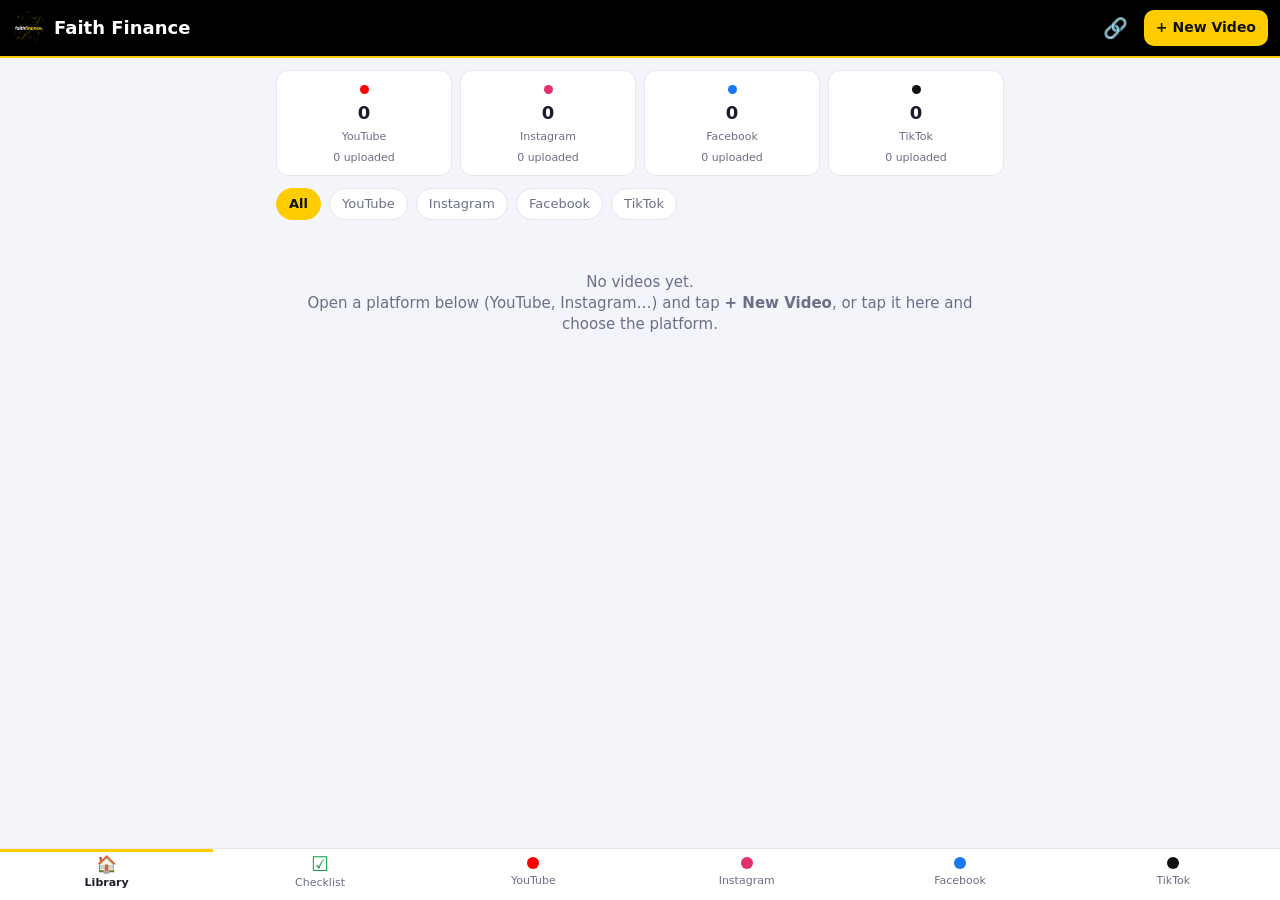
<file: app/src/main/assets/index.html>
<!doctype html>
<html lang="en">
<head>
  <meta charset="utf-8">
  <meta name="viewport" content="width=device-width, initial-scale=1, viewport-fit=cover">
  <title>Faith Finance</title>
  <link rel="stylesheet" href="style.css">
</head>
<body>
  <header class="topbar">
    <button id="backBtn" class="icon-btn hidden" aria-label="Back">&#8592;</button>
    <img class="brand" src="logo.png" alt="Faith Finance logo">
    <h1 id="pageTitle">Faith Finance</h1>
    <button id="accountsBtn" class="icon-btn acct" aria-label="Connected accounts" title="Connected accounts">&#128279;</button>
    <button id="newBtn" class="primary small">+ New Video</button>
  </header>

  <main id="view"></main>

  <nav class="bottomnav" id="nav">
    <button data-tab="library" class="active"><span class="nav-ico">&#127968;</span>Library</button>
    <button data-tab="checklist" class="nav-check"><span class="nav-ico check-ico">&#9745;</span>Checklist</button>
    <button data-tab="youtube"><span class="dot youtube"></span>YouTube</button>
    <button data-tab="instagram"><span class="dot instagram"></span>Instagram</button>
    <button data-tab="facebook"><span class="dot facebook"></span>Facebook</button>
    <button data-tab="tiktok"><span class="dot tiktok"></span>TikTok</button>
  </nav>

  <div id="modal" class="modal hidden">
    <div class="sheet">
      <h2 id="newHeading">New video</h2>
      <p class="hint">This video stays only in the platform you choose. It also appears in the Checklist automatically.</p>
      <div class="plat-label">Platform</div>
      <div id="platformPick" class="platform-pick"></div>
      <div id="draftMedia"></div>
      <label id="newTitleLabel">Title<input id="newTitle" maxlength="300" placeholder="Video title"></label>
      <label>Description<textarea id="newDesc" rows="3" placeholder="Description"></textarea></label>
      <label>Hashtags<input id="newTags" placeholder="#finance #money"></label>
      <div class="row end">
        <button id="cancelNew" class="ghost">Cancel</button>
        <button id="createNew" class="primary">Create</button>
      </div>
    </div>
  </div>

  <div id="formModal" class="modal hidden">
    <div class="sheet" id="formSheet"></div>
  </div>

  <div id="toast" class="toast hidden"></div>

  <script src="app.js"></script>
</body>
</html>
</file>
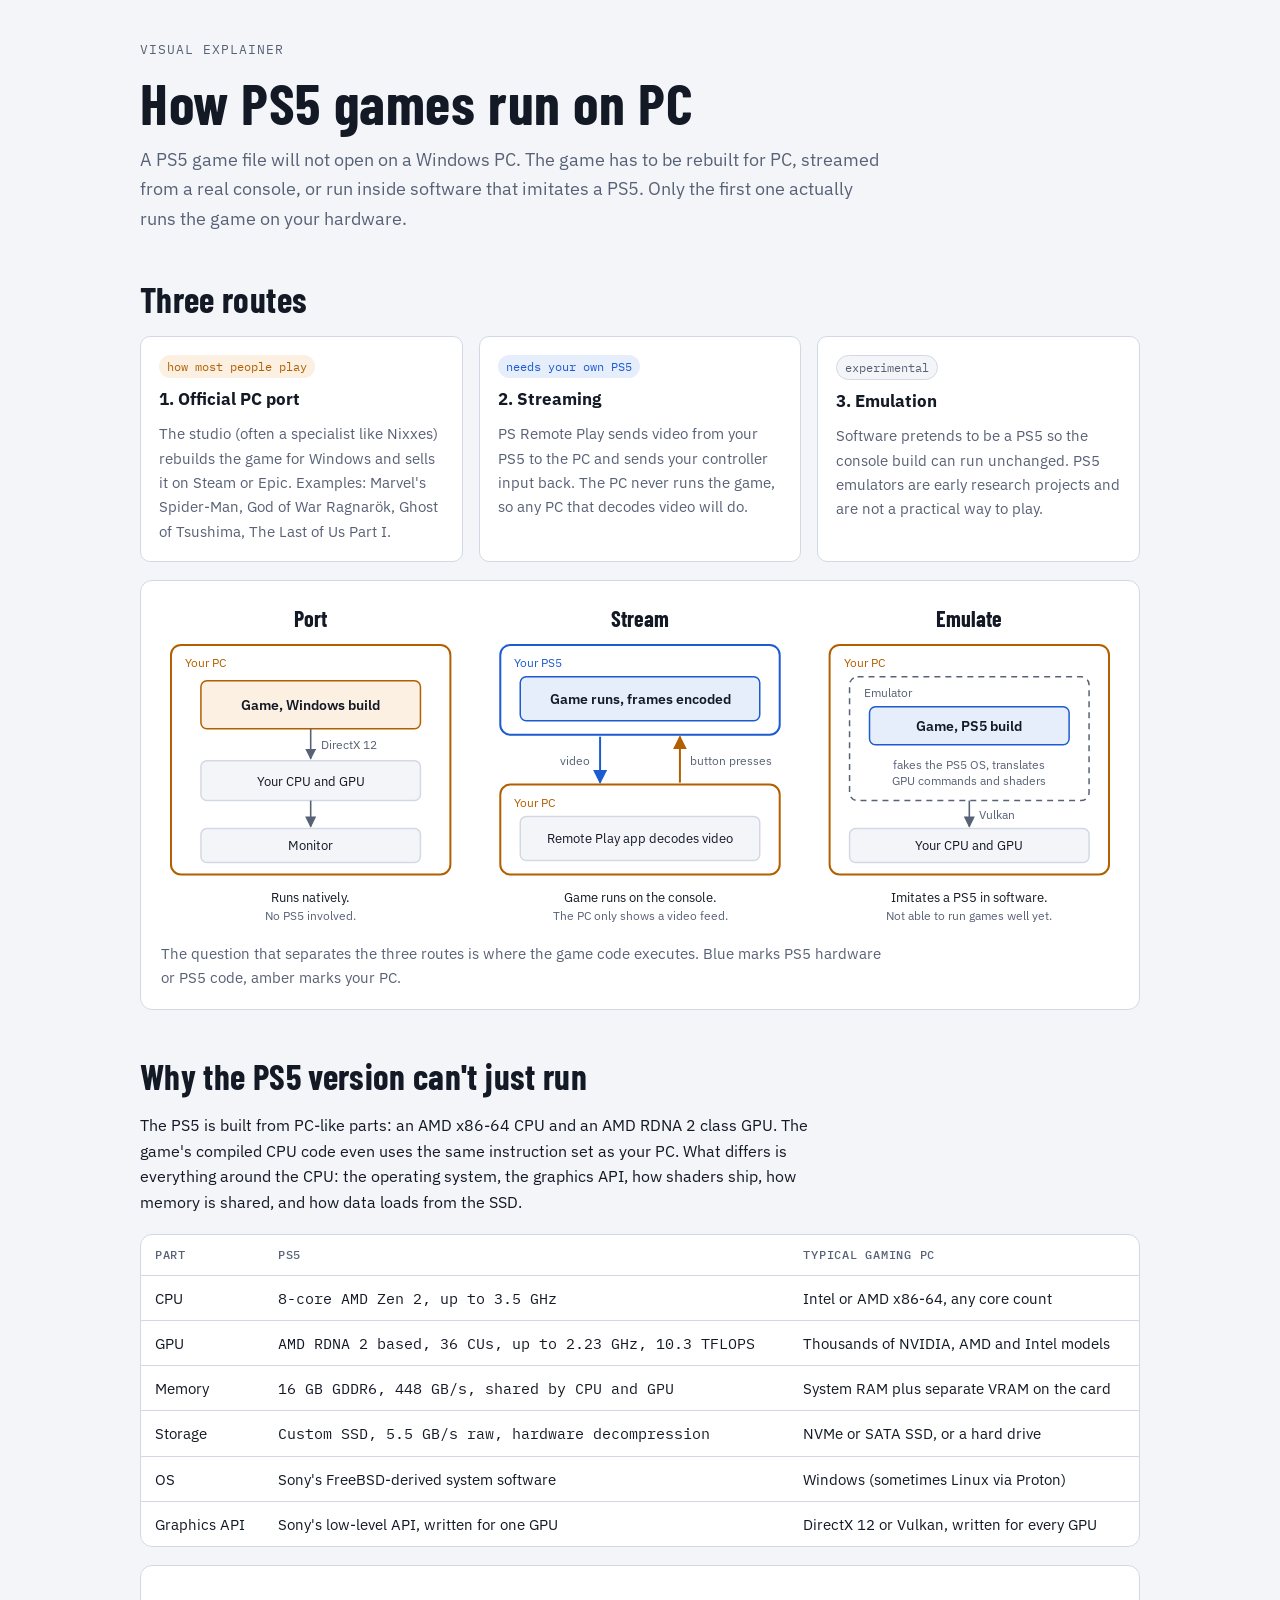
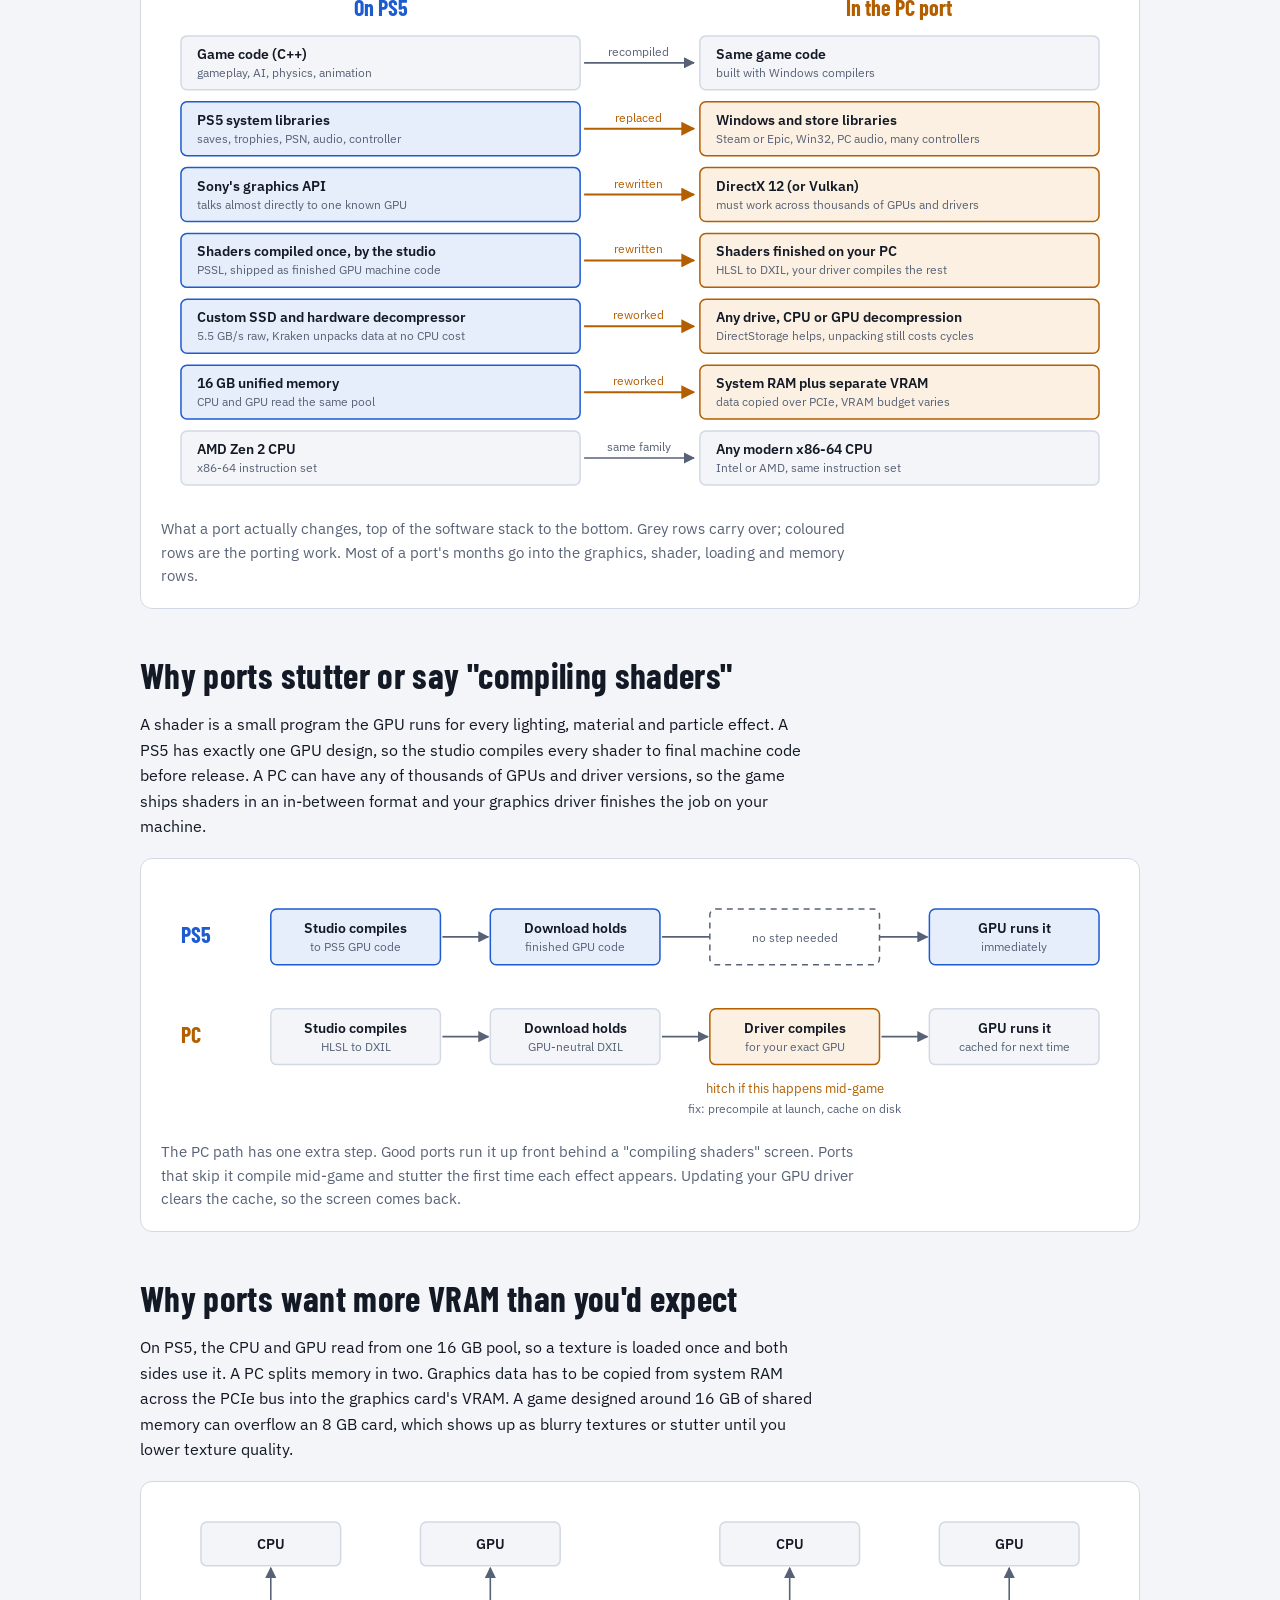
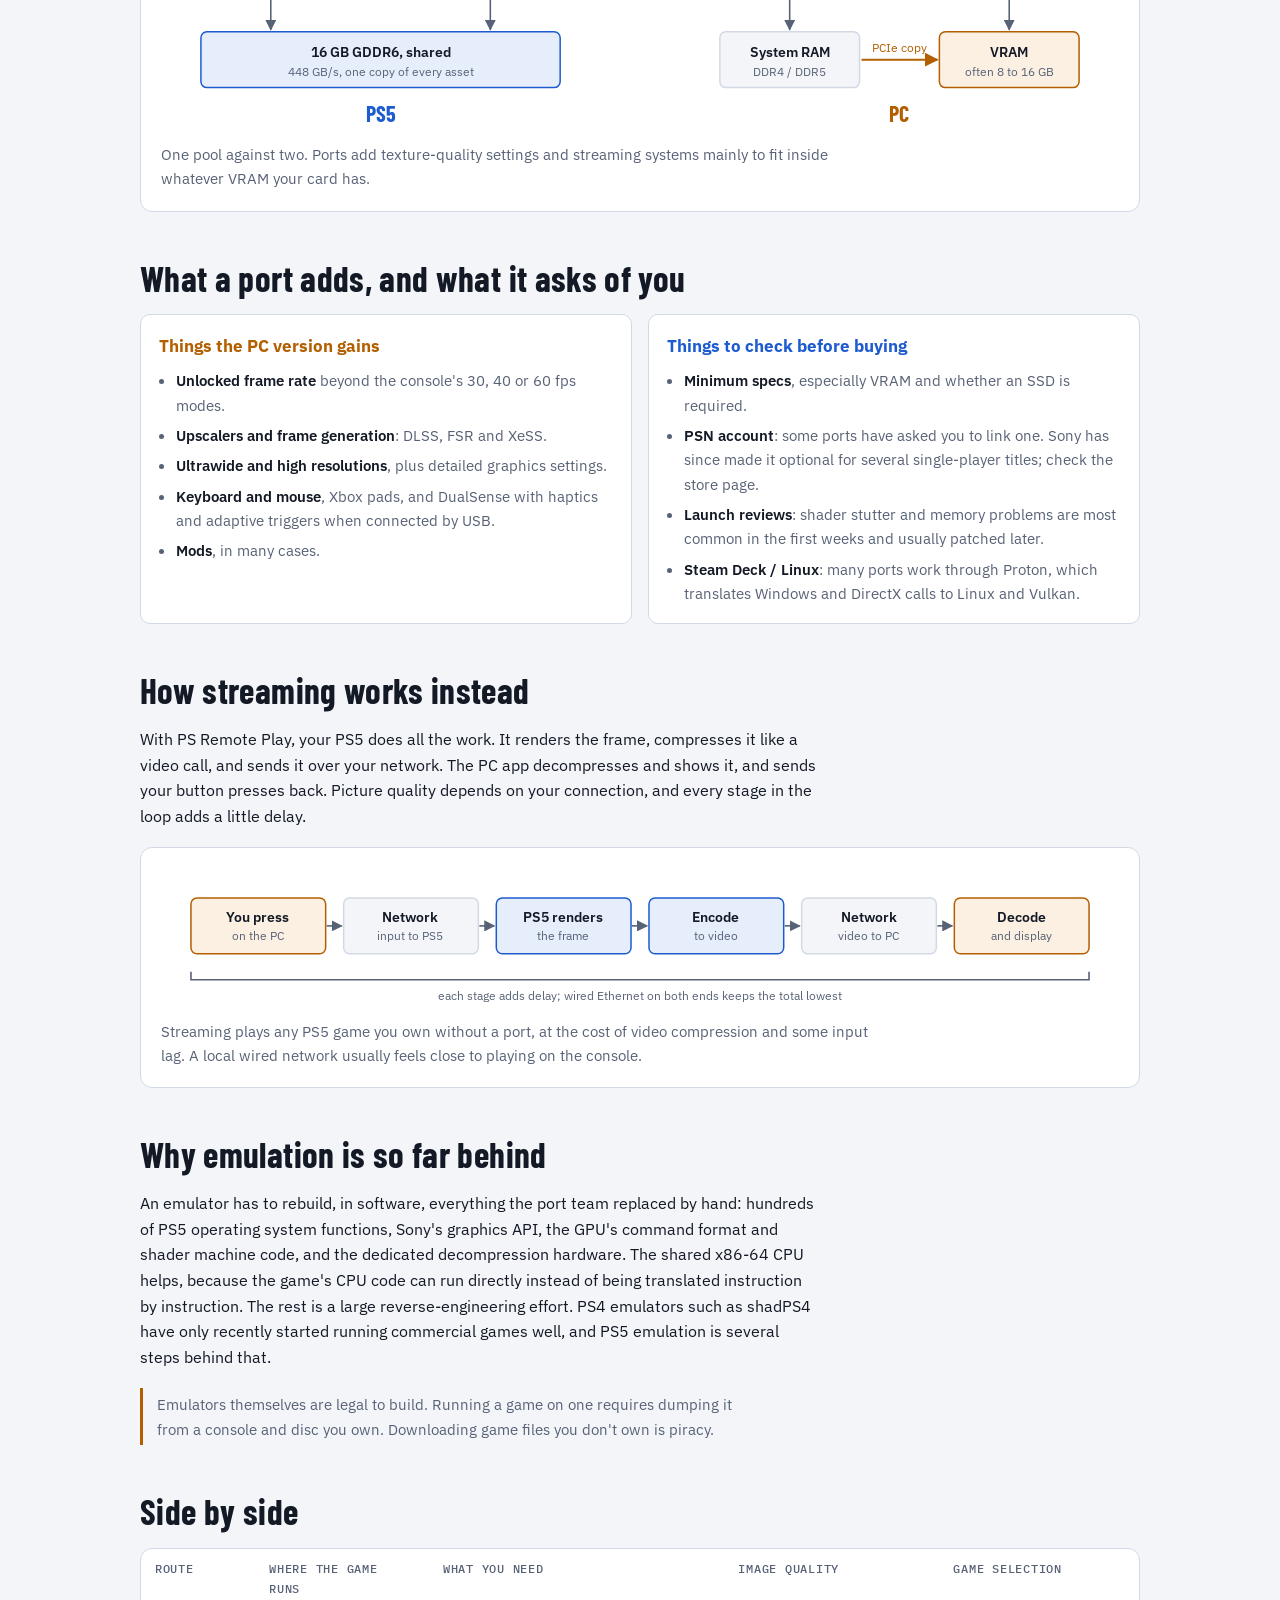
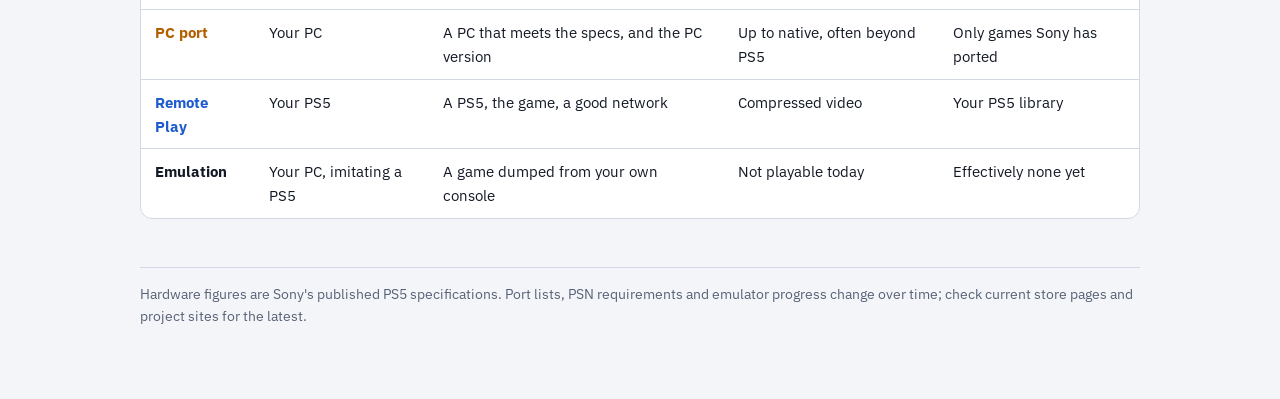
<file: visuals/ps5-games-on-pc.html>
<!DOCTYPE html>
<html lang="en">
<head>
<meta charset="utf-8">
<meta name="viewport" content="width=device-width, initial-scale=1">
<title>How PS5 Games Run on PC</title>
<link rel="preconnect" href="https://fonts.googleapis.com">
<link rel="preconnect" href="https://fonts.gstatic.com" crossorigin>
<link href="https://fonts.googleapis.com/css2?family=Barlow+Condensed:wght@600;700&family=IBM+Plex+Sans:wght@400;500;600&family=IBM+Plex+Mono:wght@400;500&display=swap" rel="stylesheet">
<style>
/* Layout idea: a technical field guide. Console side is blue, PC side is amber, everywhere. */
:root {
  --bg: #f3f5f9;
  --surface: #ffffff;
  --ink: #131925;
  --muted: #586276;
  --line: #d3d9e4;
  --ps: #1d5bd0;
  --ps-tint: #e6eefc;
  --pc: #b35f00;
  --pc-tint: #fbf0e2;
  --font-display: "Barlow Condensed", "Arial Narrow", sans-serif;
  --font-body: "IBM Plex Sans", "Segoe UI", system-ui, sans-serif;
  --font-mono: "IBM Plex Mono", ui-monospace, monospace;
  color-scheme: light;
}
@media (prefers-color-scheme: dark) {
  :root:not([data-theme="light"]) {
    --bg: #0d1118; --surface: #151b26; --ink: #e6eaf1; --muted: #97a1b4; --line: #2a3343;
    --ps: #78a3ff; --ps-tint: #17233d; --pc: #f2a94a; --pc-tint: #2c2112;
    color-scheme: dark;
  }
}
:root[data-theme="dark"] {
  --bg: #0d1118; --surface: #151b26; --ink: #e6eaf1; --muted: #97a1b4; --line: #2a3343;
  --ps: #78a3ff; --ps-tint: #17233d; --pc: #f2a94a; --pc-tint: #2c2112;
  color-scheme: dark;
}

* { box-sizing: border-box; }
html { -webkit-text-size-adjust: 100%; }
body {
  margin: 0; background: var(--bg); color: var(--ink);
  font: 16px/1.6 var(--font-body);
}
main { max-width: 1040px; margin: 0 auto; padding: 40px 20px 72px; display: grid; gap: 48px; }
header { display: grid; gap: 12px; }
h1, h2 { font-family: var(--font-display); font-weight: 700; letter-spacing: .01em; text-wrap: balance; margin: 0; line-height: 1.05; }
h1 { font-size: clamp(2.4rem, 6vw, 3.6rem); }
h2 { font-size: clamp(1.7rem, 3.6vw, 2.2rem); }
h3 { margin: 0; font-size: 1.05rem; }
p { margin: 0; max-width: 68ch; }
.lede { font-size: 1.15rem; color: var(--muted); }
.kicker { font-family: var(--font-mono); font-size: .8rem; color: var(--muted); text-transform: uppercase; letter-spacing: .08em; }
section { display: grid; gap: 18px; }
.ps { color: var(--ps); } .pc { color: var(--pc); }

.routes { display: grid; grid-template-columns: repeat(3, 1fr); gap: 16px; }
.route { background: var(--surface); border: 1px solid var(--line); border-radius: 10px; padding: 18px; display: grid; gap: 8px; align-content: start; }
.route .tag { font-family: var(--font-mono); font-size: .75rem; padding: 2px 8px; border-radius: 99px; justify-self: start; }
.tag.good { background: var(--pc-tint); color: var(--pc); }
.tag.ok { background: var(--ps-tint); color: var(--ps); }
.tag.no { background: var(--bg); color: var(--muted); border: 1px solid var(--line); }
.route p { font-size: .95rem; color: var(--muted); }

figure { margin: 0; background: var(--surface); border: 1px solid var(--line); border-radius: 12px; padding: 20px; display: grid; gap: 12px; }
.svgwrap { overflow-x: auto; }
figure svg { display: block; width: 100%; min-width: 640px; height: auto; color: var(--ink); font-family: var(--font-body); }
figcaption { font-size: .92rem; color: var(--muted); max-width: 80ch; }

/* SVG roles */
.frame-pc { fill: none; stroke: var(--pc); stroke-width: 2; }
.frame-ps { fill: none; stroke: var(--ps); stroke-width: 2; }
.box { fill: var(--bg); stroke: var(--line); stroke-width: 1.5; }
.box-ps { fill: var(--ps-tint); stroke: var(--ps); stroke-width: 1.5; }
.box-pc { fill: var(--pc-tint); stroke: var(--pc); stroke-width: 1.5; }
.dash { fill: none; stroke: var(--muted); stroke-width: 1.5; stroke-dasharray: 6 5; }
.t { fill: currentColor; font-size: 13px; }
.tb { fill: currentColor; font-size: 14px; font-weight: 600; }
.tm { fill: var(--muted); font-size: 12px; }
.th { fill: currentColor; font-family: var(--font-display); font-size: 22px; font-weight: 700; }
.tps { fill: var(--ps); } .tpc { fill: var(--pc); }
.ln { stroke: var(--muted); stroke-width: 1.6; fill: none; }
.ln-pc { stroke: var(--pc); stroke-width: 2; fill: none; }
.ln-ps { stroke: var(--ps); stroke-width: 2; fill: none; }
.arrowhead { fill: var(--muted); }
.arrowhead-pc { fill: var(--pc); }
.arrowhead-ps { fill: var(--ps); }

.spec { width: 100%; border-collapse: collapse; font-size: .95rem; }
.tablewrap { overflow-x: auto; background: var(--surface); border: 1px solid var(--line); border-radius: 12px; }
.spec th, .spec td { text-align: left; padding: 10px 14px; border-bottom: 1px solid var(--line); vertical-align: top; }
.spec tr:last-child td { border-bottom: 0; }
.spec thead th { font-family: var(--font-mono); font-size: .78rem; text-transform: uppercase; letter-spacing: .06em; color: var(--muted); font-weight: 500; }
.spec td.num { font-family: var(--font-mono); font-variant-numeric: tabular-nums; }

.twocol { display: grid; grid-template-columns: 1fr 1fr; gap: 16px; }
.panel { background: var(--surface); border: 1px solid var(--line); border-radius: 10px; padding: 18px; display: grid; gap: 8px; align-content: start; }
.panel ul { margin: 0; padding-left: 1.1em; display: grid; gap: 6px; color: var(--muted); font-size: .95rem; }
.panel li strong { color: var(--ink); font-weight: 600; }
.note { border-left: 3px solid var(--pc); padding: 4px 0 4px 14px; color: var(--muted); font-size: .95rem; }
footer { color: var(--muted); font-size: .85rem; border-top: 1px solid var(--line); padding-top: 16px; }

@media (max-width: 760px) {
  .routes, .twocol { grid-template-columns: 1fr; }
  main { gap: 36px; padding-top: 28px; }
}
</style>
</head>
<body>
<main>

<header>
  <div class="kicker">Visual explainer</div>
  <h1>How PS5 games run on PC</h1>
  <p class="lede">A PS5 game file will not open on a Windows PC. The game has to be rebuilt for PC, streamed from a real console, or run inside software that imitates a PS5. Only the first one actually runs the game on your hardware.</p>
</header>

<section aria-labelledby="routes">
  <h2 id="routes">Three routes</h2>
  <div class="routes">
    <div class="route">
      <span class="tag good">how most people play</span>
      <h3>1. Official PC port</h3>
      <p>The studio (often a specialist like Nixxes) rebuilds the game for Windows and sells it on Steam or Epic. Examples: Marvel's Spider-Man, God of War Ragnarök, Ghost of Tsushima, The Last of Us Part I.</p>
    </div>
    <div class="route">
      <span class="tag ok">needs your own PS5</span>
      <h3>2. Streaming</h3>
      <p>PS Remote Play sends video from your PS5 to the PC and sends your controller input back. The PC never runs the game, so any PC that decodes video will do.</p>
    </div>
    <div class="route">
      <span class="tag no">experimental</span>
      <h3>3. Emulation</h3>
      <p>Software pretends to be a PS5 so the console build can run unchanged. PS5 emulators are early research projects and are not a practical way to play.</p>
    </div>
  </div>

  <figure>
    <div class="svgwrap">
    <svg viewBox="0 0 960 330" role="img" aria-label="Where the game code executes in each route: natively on the PC for a port, on a PS5 for streaming, and inside an emulator on the PC for emulation.">
      <defs>
        <marker id="a1" viewBox="0 0 10 10" refX="9" refY="5" markerWidth="7" markerHeight="7" orient="auto-start-reverse"><path d="M0,0 L10,5 L0,10 z" class="arrowhead"/></marker>
        <marker id="a1pc" viewBox="0 0 10 10" refX="9" refY="5" markerWidth="7" markerHeight="7" orient="auto-start-reverse"><path d="M0,0 L10,5 L0,10 z" class="arrowhead-pc"/></marker>
        <marker id="a1ps" viewBox="0 0 10 10" refX="9" refY="5" markerWidth="7" markerHeight="7" orient="auto-start-reverse"><path d="M0,0 L10,5 L0,10 z" class="arrowhead-ps"/></marker>
      </defs>

      <!-- Port -->
      <text class="th" x="150" y="26" text-anchor="middle">Port</text>
      <rect class="frame-pc" x="10" y="44" width="280" height="230" rx="10"/>
      <text class="tm tpc" x="24" y="66">Your PC</text>
      <rect class="box-pc" x="40" y="80" width="220" height="48" rx="6"/>
      <text class="tb" x="150" y="109" text-anchor="middle">Game, Windows build</text>
      <line class="ln" x1="150" y1="128" x2="150" y2="158" marker-end="url(#a1)"/>
      <text class="tm" x="160" y="148">DirectX 12</text>
      <rect class="box" x="40" y="160" width="220" height="40" rx="6"/>
      <text class="t" x="150" y="185" text-anchor="middle">Your CPU and GPU</text>
      <line class="ln" x1="150" y1="200" x2="150" y2="226" marker-end="url(#a1)"/>
      <rect class="box" x="40" y="228" width="220" height="34" rx="6"/>
      <text class="t" x="150" y="250" text-anchor="middle">Monitor</text>
      <text class="t" x="150" y="302" text-anchor="middle">Runs natively.</text>
      <text class="tm" x="150" y="320" text-anchor="middle">No PS5 involved.</text>

      <!-- Stream -->
      <text class="th" x="480" y="26" text-anchor="middle">Stream</text>
      <rect class="frame-ps" x="340" y="44" width="280" height="90" rx="10"/>
      <text class="tm tps" x="354" y="66">Your PS5</text>
      <rect class="box-ps" x="360" y="76" width="240" height="44" rx="6"/>
      <text class="tb" x="480" y="103" text-anchor="middle">Game runs, frames encoded</text>
      <line class="ln-ps" x1="440" y1="136" x2="440" y2="182" marker-end="url(#a1ps)"/>
      <text class="tm" x="430" y="164" text-anchor="end">video</text>
      <line class="ln-pc" x1="520" y1="182" x2="520" y2="136" marker-end="url(#a1pc)"/>
      <text class="tm" x="530" y="164">button presses</text>
      <rect class="frame-pc" x="340" y="184" width="280" height="90" rx="10"/>
      <text class="tm tpc" x="354" y="206">Your PC</text>
      <rect class="box" x="360" y="216" width="240" height="44" rx="6"/>
      <text class="t" x="480" y="243" text-anchor="middle">Remote Play app decodes video</text>
      <text class="t" x="480" y="302" text-anchor="middle">Game runs on the console.</text>
      <text class="tm" x="480" y="320" text-anchor="middle">The PC only shows a video feed.</text>

      <!-- Emulate -->
      <text class="th" x="810" y="26" text-anchor="middle">Emulate</text>
      <rect class="frame-pc" x="670" y="44" width="280" height="230" rx="10"/>
      <text class="tm tpc" x="684" y="66">Your PC</text>
      <rect class="dash" x="690" y="76" width="240" height="124" rx="8"/>
      <text class="tm" x="704" y="96">Emulator</text>
      <rect class="box-ps" x="710" y="106" width="200" height="38" rx="6"/>
      <text class="tb" x="810" y="130" text-anchor="middle">Game, PS5 build</text>
      <text class="tm" x="810" y="168" text-anchor="middle">fakes the PS5 OS, translates</text>
      <text class="tm" x="810" y="184" text-anchor="middle">GPU commands and shaders</text>
      <line class="ln" x1="810" y1="200" x2="810" y2="226" marker-end="url(#a1)"/>
      <text class="tm" x="820" y="218">Vulkan</text>
      <rect class="box" x="690" y="228" width="240" height="34" rx="6"/>
      <text class="t" x="810" y="250" text-anchor="middle">Your CPU and GPU</text>
      <text class="t" x="810" y="302" text-anchor="middle">Imitates a PS5 in software.</text>
      <text class="tm" x="810" y="320" text-anchor="middle">Not able to run games well yet.</text>
    </svg>
    </div>
    <figcaption>The question that separates the three routes is where the game code executes. Blue marks PS5 hardware or PS5 code, amber marks your PC.</figcaption>
  </figure>
</section>

<section aria-labelledby="why">
  <h2 id="why">Why the PS5 version can't just run</h2>
  <p>The PS5 is built from PC-like parts: an AMD x86-64 CPU and an AMD RDNA 2 class GPU. The game's compiled CPU code even uses the same instruction set as your PC. What differs is everything around the CPU: the operating system, the graphics API, how shaders ship, how memory is shared, and how data loads from the SSD.</p>

  <div class="tablewrap">
  <table class="spec">
    <thead><tr><th>Part</th><th class="ps">PS5</th><th class="pc">Typical gaming PC</th></tr></thead>
    <tbody>
      <tr><td>CPU</td><td class="num">8-core AMD Zen 2, up to 3.5 GHz</td><td>Intel or AMD x86-64, any core count</td></tr>
      <tr><td>GPU</td><td class="num">AMD RDNA 2 based, 36 CUs, up to 2.23 GHz, 10.3 TFLOPS</td><td>Thousands of NVIDIA, AMD and Intel models</td></tr>
      <tr><td>Memory</td><td class="num">16 GB GDDR6, 448 GB/s, shared by CPU and GPU</td><td>System RAM plus separate VRAM on the card</td></tr>
      <tr><td>Storage</td><td class="num">Custom SSD, 5.5 GB/s raw, hardware decompression</td><td>NVMe or SATA SSD, or a hard drive</td></tr>
      <tr><td>OS</td><td>Sony's FreeBSD-derived system software</td><td>Windows (sometimes Linux via Proton)</td></tr>
      <tr><td>Graphics API</td><td>Sony's low-level API, written for one GPU</td><td>DirectX 12 or Vulkan, written for every GPU</td></tr>
    </tbody>
  </table>
  </div>

  <figure>
    <div class="svgwrap">
    <svg viewBox="0 0 960 520" role="img" aria-label="Layer by layer, a PC port keeps the game code and the x86-64 CPU family but replaces the system libraries, graphics API, shader pipeline, and reworks loading and memory.">
      <defs>
        <marker id="a2" viewBox="0 0 10 10" refX="9" refY="5" markerWidth="7" markerHeight="7" orient="auto"><path d="M0,0 L10,5 L0,10 z" class="arrowhead"/></marker>
        <marker id="a2pc" viewBox="0 0 10 10" refX="9" refY="5" markerWidth="7" markerHeight="7" orient="auto"><path d="M0,0 L10,5 L0,10 z" class="arrowhead-pc"/></marker>
      </defs>
      <text class="th tps" x="220" y="30" text-anchor="middle">On PS5</text>
      <text class="th tpc" x="740" y="30" text-anchor="middle">In the PC port</text>

      <!-- row 0 -->
      <rect class="box" x="20" y="50" width="400" height="54" rx="6"/>
      <text class="tb" x="36" y="73">Game code (C++)</text>
      <text class="tm" x="36" y="91">gameplay, AI, physics, animation</text>
      <line class="ln" x1="424" y1="77" x2="534" y2="77" marker-end="url(#a2)"/>
      <text class="tm" x="479" y="70" text-anchor="middle">recompiled</text>
      <rect class="box" x="540" y="50" width="400" height="54" rx="6"/>
      <text class="tb" x="556" y="73">Same game code</text>
      <text class="tm" x="556" y="91">built with Windows compilers</text>

      <!-- row 1 -->
      <rect class="box-ps" x="20" y="116" width="400" height="54" rx="6"/>
      <text class="tb" x="36" y="139">PS5 system libraries</text>
      <text class="tm" x="36" y="157">saves, trophies, PSN, audio, controller</text>
      <line class="ln-pc" x1="424" y1="143" x2="534" y2="143" marker-end="url(#a2pc)"/>
      <text class="tm tpc" x="479" y="136" text-anchor="middle">replaced</text>
      <rect class="box-pc" x="540" y="116" width="400" height="54" rx="6"/>
      <text class="tb" x="556" y="139">Windows and store libraries</text>
      <text class="tm" x="556" y="157">Steam or Epic, Win32, PC audio, many controllers</text>

      <!-- row 2 -->
      <rect class="box-ps" x="20" y="182" width="400" height="54" rx="6"/>
      <text class="tb" x="36" y="205">Sony's graphics API</text>
      <text class="tm" x="36" y="223">talks almost directly to one known GPU</text>
      <line class="ln-pc" x1="424" y1="209" x2="534" y2="209" marker-end="url(#a2pc)"/>
      <text class="tm tpc" x="479" y="202" text-anchor="middle">rewritten</text>
      <rect class="box-pc" x="540" y="182" width="400" height="54" rx="6"/>
      <text class="tb" x="556" y="205">DirectX 12 (or Vulkan)</text>
      <text class="tm" x="556" y="223">must work across thousands of GPUs and drivers</text>

      <!-- row 3 -->
      <rect class="box-ps" x="20" y="248" width="400" height="54" rx="6"/>
      <text class="tb" x="36" y="271">Shaders compiled once, by the studio</text>
      <text class="tm" x="36" y="289">PSSL, shipped as finished GPU machine code</text>
      <line class="ln-pc" x1="424" y1="275" x2="534" y2="275" marker-end="url(#a2pc)"/>
      <text class="tm tpc" x="479" y="268" text-anchor="middle">rewritten</text>
      <rect class="box-pc" x="540" y="248" width="400" height="54" rx="6"/>
      <text class="tb" x="556" y="271">Shaders finished on your PC</text>
      <text class="tm" x="556" y="289">HLSL to DXIL, your driver compiles the rest</text>

      <!-- row 4 -->
      <rect class="box-ps" x="20" y="314" width="400" height="54" rx="6"/>
      <text class="tb" x="36" y="337">Custom SSD and hardware decompressor</text>
      <text class="tm" x="36" y="355">5.5 GB/s raw, Kraken unpacks data at no CPU cost</text>
      <line class="ln-pc" x1="424" y1="341" x2="534" y2="341" marker-end="url(#a2pc)"/>
      <text class="tm tpc" x="479" y="334" text-anchor="middle">reworked</text>
      <rect class="box-pc" x="540" y="314" width="400" height="54" rx="6"/>
      <text class="tb" x="556" y="337">Any drive, CPU or GPU decompression</text>
      <text class="tm" x="556" y="355">DirectStorage helps, unpacking still costs cycles</text>

      <!-- row 5 -->
      <rect class="box-ps" x="20" y="380" width="400" height="54" rx="6"/>
      <text class="tb" x="36" y="403">16 GB unified memory</text>
      <text class="tm" x="36" y="421">CPU and GPU read the same pool</text>
      <line class="ln-pc" x1="424" y1="407" x2="534" y2="407" marker-end="url(#a2pc)"/>
      <text class="tm tpc" x="479" y="400" text-anchor="middle">reworked</text>
      <rect class="box-pc" x="540" y="380" width="400" height="54" rx="6"/>
      <text class="tb" x="556" y="403">System RAM plus separate VRAM</text>
      <text class="tm" x="556" y="421">data copied over PCIe, VRAM budget varies</text>

      <!-- row 6 -->
      <rect class="box" x="20" y="446" width="400" height="54" rx="6"/>
      <text class="tb" x="36" y="469">AMD Zen 2 CPU</text>
      <text class="tm" x="36" y="487">x86-64 instruction set</text>
      <line class="ln" x1="424" y1="473" x2="534" y2="473" marker-end="url(#a2)"/>
      <text class="tm" x="479" y="466" text-anchor="middle">same family</text>
      <rect class="box" x="540" y="446" width="400" height="54" rx="6"/>
      <text class="tb" x="556" y="469">Any modern x86-64 CPU</text>
      <text class="tm" x="556" y="487">Intel or AMD, same instruction set</text>
    </svg>
    </div>
    <figcaption>What a port actually changes, top of the software stack to the bottom. Grey rows carry over; coloured rows are the porting work. Most of a port's months go into the graphics, shader, loading and memory rows.</figcaption>
  </figure>
</section>

<section aria-labelledby="shaders">
  <h2 id="shaders">Why ports stutter or say "compiling shaders"</h2>
  <p>A shader is a small program the GPU runs for every lighting, material and particle effect. A PS5 has exactly one GPU design, so the studio compiles every shader to final machine code before release. A PC can have any of thousands of GPUs and driver versions, so the game ships shaders in an in-between format and your graphics driver finishes the job on your machine.</p>
  <figure>
    <div class="svgwrap">
    <svg viewBox="0 0 960 250" role="img" aria-label="On PS5, shaders go straight from the download to the GPU. On PC, there is an extra step where the driver compiles shaders for your GPU, which causes a hitch the first time an effect appears unless the game precompiles them.">
      <defs>
        <marker id="a3" viewBox="0 0 10 10" refX="9" refY="5" markerWidth="7" markerHeight="7" orient="auto"><path d="M0,0 L10,5 L0,10 z" class="arrowhead"/></marker>
      </defs>
      <text class="th tps" x="20" y="64">PS5</text>
      <rect class="box-ps" x="110" y="30" width="170" height="56" rx="6"/>
      <text class="tb" x="195" y="54" text-anchor="middle">Studio compiles</text>
      <text class="tm" x="195" y="72" text-anchor="middle">to PS5 GPU code</text>
      <line class="ln" x1="282" y1="58" x2="328" y2="58" marker-end="url(#a3)"/>
      <rect class="box-ps" x="330" y="30" width="170" height="56" rx="6"/>
      <text class="tb" x="415" y="54" text-anchor="middle">Download holds</text>
      <text class="tm" x="415" y="72" text-anchor="middle">finished GPU code</text>
      <line class="ln" x1="502" y1="58" x2="550" y2="58"/>
      <line class="ln" x1="720" y1="58" x2="768" y2="58" marker-end="url(#a3)"/>
      <rect class="dash" x="550" y="30" width="170" height="56" rx="6"/>
      <text class="tm" x="635" y="63" text-anchor="middle">no step needed</text>
      <rect class="box-ps" x="770" y="30" width="170" height="56" rx="6"/>
      <text class="tb" x="855" y="54" text-anchor="middle">GPU runs it</text>
      <text class="tm" x="855" y="72" text-anchor="middle">immediately</text>

      <text class="th tpc" x="20" y="164">PC</text>
      <rect class="box" x="110" y="130" width="170" height="56" rx="6"/>
      <text class="tb" x="195" y="154" text-anchor="middle">Studio compiles</text>
      <text class="tm" x="195" y="172" text-anchor="middle">HLSL to DXIL</text>
      <line class="ln" x1="282" y1="158" x2="328" y2="158" marker-end="url(#a3)"/>
      <rect class="box" x="330" y="130" width="170" height="56" rx="6"/>
      <text class="tb" x="415" y="154" text-anchor="middle">Download holds</text>
      <text class="tm" x="415" y="172" text-anchor="middle">GPU-neutral DXIL</text>
      <line class="ln" x1="502" y1="158" x2="548" y2="158" marker-end="url(#a3)"/>
      <rect class="box-pc" x="550" y="130" width="170" height="56" rx="6"/>
      <text class="tb" x="635" y="154" text-anchor="middle">Driver compiles</text>
      <text class="tm" x="635" y="172" text-anchor="middle">for your exact GPU</text>
      <line class="ln" x1="722" y1="158" x2="768" y2="158" marker-end="url(#a3)"/>
      <rect class="box" x="770" y="130" width="170" height="56" rx="6"/>
      <text class="tb" x="855" y="154" text-anchor="middle">GPU runs it</text>
      <text class="tm" x="855" y="172" text-anchor="middle">cached for next time</text>
      <text class="t tpc" x="635" y="214" text-anchor="middle">hitch if this happens mid-game</text>
      <text class="tm" x="635" y="234" text-anchor="middle">fix: precompile at launch, cache on disk</text>
    </svg>
    </div>
    <figcaption>The PC path has one extra step. Good ports run it up front behind a "compiling shaders" screen. Ports that skip it compile mid-game and stutter the first time each effect appears. Updating your GPU driver clears the cache, so the screen comes back.</figcaption>
  </figure>
</section>

<section aria-labelledby="memory">
  <h2 id="memory">Why ports want more VRAM than you'd expect</h2>
  <p>On PS5, the CPU and GPU read from one 16 GB pool, so a texture is loaded once and both sides use it. A PC splits memory in two. Graphics data has to be copied from system RAM across the PCIe bus into the graphics card's VRAM. A game designed around 16 GB of shared memory can overflow an 8 GB card, which shows up as blurry textures or stutter until you lower texture quality.</p>
  <figure>
    <div class="svgwrap">
    <svg viewBox="0 0 960 230" role="img" aria-label="PS5 CPU and GPU share one 16 GB memory pool; on a PC the CPU uses system RAM, the GPU uses VRAM, and data is copied between them over PCIe.">
      <defs>
        <marker id="a4" viewBox="0 0 10 10" refX="9" refY="5" markerWidth="7" markerHeight="7" orient="auto-start-reverse"><path d="M0,0 L10,5 L0,10 z" class="arrowhead"/></marker>
        <marker id="a4pc" viewBox="0 0 10 10" refX="9" refY="5" markerWidth="7" markerHeight="7" orient="auto-start-reverse"><path d="M0,0 L10,5 L0,10 z" class="arrowhead-pc"/></marker>
      </defs>
      <rect class="box" x="40" y="20" width="140" height="44" rx="6"/>
      <text class="tb" x="110" y="47" text-anchor="middle">CPU</text>
      <rect class="box" x="260" y="20" width="140" height="44" rx="6"/>
      <text class="tb" x="330" y="47" text-anchor="middle">GPU</text>
      <line class="ln" x1="110" y1="66" x2="110" y2="128" marker-start="url(#a4)" marker-end="url(#a4)"/>
      <line class="ln" x1="330" y1="66" x2="330" y2="128" marker-start="url(#a4)" marker-end="url(#a4)"/>
      <rect class="box-ps" x="40" y="130" width="360" height="56" rx="6"/>
      <text class="tb" x="220" y="155" text-anchor="middle">16 GB GDDR6, shared</text>
      <text class="tm" x="220" y="174" text-anchor="middle">448 GB/s, one copy of every asset</text>
      <text class="th tps" x="220" y="220" text-anchor="middle">PS5</text>

      <rect class="box" x="560" y="20" width="140" height="44" rx="6"/>
      <text class="tb" x="630" y="47" text-anchor="middle">CPU</text>
      <rect class="box" x="780" y="20" width="140" height="44" rx="6"/>
      <text class="tb" x="850" y="47" text-anchor="middle">GPU</text>
      <line class="ln" x1="630" y1="66" x2="630" y2="128" marker-start="url(#a4)" marker-end="url(#a4)"/>
      <line class="ln" x1="850" y1="66" x2="850" y2="128" marker-start="url(#a4)" marker-end="url(#a4)"/>
      <rect class="box" x="560" y="130" width="140" height="56" rx="6"/>
      <text class="tb" x="630" y="155" text-anchor="middle">System RAM</text>
      <text class="tm" x="630" y="174" text-anchor="middle">DDR4 / DDR5</text>
      <rect class="box-pc" x="780" y="130" width="140" height="56" rx="6"/>
      <text class="tb" x="850" y="155" text-anchor="middle">VRAM</text>
      <text class="tm" x="850" y="174" text-anchor="middle">often 8 to 16 GB</text>
      <line class="ln-pc" x1="702" y1="158" x2="778" y2="158" marker-end="url(#a4pc)"/>
      <text class="tm tpc" x="740" y="150" text-anchor="middle">PCIe copy</text>
      <text class="th tpc" x="740" y="220" text-anchor="middle">PC</text>
    </svg>
    </div>
    <figcaption>One pool against two. Ports add texture-quality settings and streaming systems mainly to fit inside whatever VRAM your card has.</figcaption>
  </figure>
</section>

<section aria-labelledby="gains">
  <h2 id="gains">What a port adds, and what it asks of you</h2>
  <div class="twocol">
    <div class="panel">
      <h3 class="pc">Things the PC version gains</h3>
      <ul>
        <li><strong>Unlocked frame rate</strong> beyond the console's 30, 40 or 60 fps modes.</li>
        <li><strong>Upscalers and frame generation</strong>: DLSS, FSR and XeSS.</li>
        <li><strong>Ultrawide and high resolutions</strong>, plus detailed graphics settings.</li>
        <li><strong>Keyboard and mouse</strong>, Xbox pads, and DualSense with haptics and adaptive triggers when connected by USB.</li>
        <li><strong>Mods</strong>, in many cases.</li>
      </ul>
    </div>
    <div class="panel">
      <h3 class="ps">Things to check before buying</h3>
      <ul>
        <li><strong>Minimum specs</strong>, especially VRAM and whether an SSD is required.</li>
        <li><strong>PSN account</strong>: some ports have asked you to link one. Sony has since made it optional for several single-player titles; check the store page.</li>
        <li><strong>Launch reviews</strong>: shader stutter and memory problems are most common in the first weeks and usually patched later.</li>
        <li><strong>Steam Deck / Linux</strong>: many ports work through Proton, which translates Windows and DirectX calls to Linux and Vulkan.</li>
      </ul>
    </div>
  </div>
</section>

<section aria-labelledby="streaming">
  <h2 id="streaming">How streaming works instead</h2>
  <p>With PS Remote Play, your PS5 does all the work. It renders the frame, compresses it like a video call, and sends it over your network. The PC app decompresses and shows it, and sends your button presses back. Picture quality depends on your connection, and every stage in the loop adds a little delay.</p>
  <figure>
    <div class="svgwrap">
    <svg viewBox="0 0 960 140" role="img" aria-label="The Remote Play loop: button press, network to PS5, PS5 renders, video encode, network to PC, decode and display. Each stage adds delay.">
      <defs>
        <marker id="a5" viewBox="0 0 10 10" refX="9" refY="5" markerWidth="7" markerHeight="7" orient="auto"><path d="M0,0 L10,5 L0,10 z" class="arrowhead"/></marker>
      </defs>
      <rect class="box-pc" x="30" y="30" width="135" height="56" rx="6"/>
      <text class="tb" x="97" y="54" text-anchor="middle">You press</text>
      <text class="tm" x="97" y="72" text-anchor="middle">on the PC</text>
      <line class="ln" x1="166" y1="58" x2="181" y2="58" marker-end="url(#a5)"/>
      <rect class="box" x="183" y="30" width="135" height="56" rx="6"/>
      <text class="tb" x="250" y="54" text-anchor="middle">Network</text>
      <text class="tm" x="250" y="72" text-anchor="middle">input to PS5</text>
      <line class="ln" x1="319" y1="58" x2="334" y2="58" marker-end="url(#a5)"/>
      <rect class="box-ps" x="336" y="30" width="135" height="56" rx="6"/>
      <text class="tb" x="403" y="54" text-anchor="middle">PS5 renders</text>
      <text class="tm" x="403" y="72" text-anchor="middle">the frame</text>
      <line class="ln" x1="472" y1="58" x2="487" y2="58" marker-end="url(#a5)"/>
      <rect class="box-ps" x="489" y="30" width="135" height="56" rx="6"/>
      <text class="tb" x="556" y="54" text-anchor="middle">Encode</text>
      <text class="tm" x="556" y="72" text-anchor="middle">to video</text>
      <line class="ln" x1="625" y1="58" x2="640" y2="58" marker-end="url(#a5)"/>
      <rect class="box" x="642" y="30" width="135" height="56" rx="6"/>
      <text class="tb" x="709" y="54" text-anchor="middle">Network</text>
      <text class="tm" x="709" y="72" text-anchor="middle">video to PC</text>
      <line class="ln" x1="778" y1="58" x2="793" y2="58" marker-end="url(#a5)"/>
      <rect class="box-pc" x="795" y="30" width="135" height="56" rx="6"/>
      <text class="tb" x="862" y="54" text-anchor="middle">Decode</text>
      <text class="tm" x="862" y="72" text-anchor="middle">and display</text>
      <polyline class="ln" points="30,104 30,112 930,112 930,104"/>
      <text class="tm" x="480" y="132" text-anchor="middle">each stage adds delay; wired Ethernet on both ends keeps the total lowest</text>
    </svg>
    </div>
    <figcaption>Streaming plays any PS5 game you own without a port, at the cost of video compression and some input lag. A local wired network usually feels close to playing on the console.</figcaption>
  </figure>
</section>

<section aria-labelledby="emu">
  <h2 id="emu">Why emulation is so far behind</h2>
  <p>An emulator has to rebuild, in software, everything the port team replaced by hand: hundreds of PS5 operating system functions, Sony's graphics API, the GPU's command format and shader machine code, and the dedicated decompression hardware. The shared x86-64 CPU helps, because the game's CPU code can run directly instead of being translated instruction by instruction. The rest is a large reverse-engineering effort. PS4 emulators such as shadPS4 have only recently started running commercial games well, and PS5 emulation is several steps behind that.</p>
  <p class="note">Emulators themselves are legal to build. Running a game on one requires dumping it from a console and disc you own. Downloading game files you don't own is piracy.</p>
</section>

<section aria-labelledby="summary">
  <h2 id="summary">Side by side</h2>
  <div class="tablewrap">
  <table class="spec">
    <thead><tr><th>Route</th><th>Where the game runs</th><th>What you need</th><th>Image quality</th><th>Game selection</th></tr></thead>
    <tbody>
      <tr><td><strong class="pc">PC port</strong></td><td>Your PC</td><td>A PC that meets the specs, and the PC version</td><td>Up to native, often beyond PS5</td><td>Only games Sony has ported</td></tr>
      <tr><td><strong class="ps">Remote Play</strong></td><td>Your PS5</td><td>A PS5, the game, a good network</td><td>Compressed video</td><td>Your PS5 library</td></tr>
      <tr><td><strong>Emulation</strong></td><td>Your PC, imitating a PS5</td><td>A game dumped from your own console</td><td>Not playable today</td><td>Effectively none yet</td></tr>
    </tbody>
  </table>
  </div>
</section>

<footer>Hardware figures are Sony's published PS5 specifications. Port lists, PSN requirements and emulator progress change over time; check current store pages and project sites for the latest.</footer>

</main>
</body>
</html>
</file>
<file: app/src/main/assets/style.css>
:root {
  --bg: #f4f5fb;
  --card: #ffffff;
  --text: #1c1d29;
  --muted: #6b6f85;
  --line: #e3e5ef;
  --accent: #ffcc00;
  --accent-ink: #111111;
  --ok: #16a34a;
  --warn: #d97706;
  --bad: #dc2626;
  --youtube: #ff0000;
  --instagram: #e1306c;
  --facebook: #1877f2;
  --tiktok: #111111;
}
@media (prefers-color-scheme: dark) {
  :root {
    --bg: #12131a;
    --card: #1c1e29;
    --text: #eceef8;
    --muted: #9a9fb8;
    --line: #2c2f3f;
    --tiktok: #e5e7eb;
  }
}
* { box-sizing: border-box; -webkit-tap-highlight-color: transparent; }
html, body { margin: 0; background: var(--bg); color: var(--text);
  font: 15px/1.4 system-ui, -apple-system, "Segoe UI", Roboto, sans-serif; }
body { padding-bottom: 72px; }
.hidden { display: none !important; }

.topbar { position: sticky; top: 0; z-index: 5; display: flex; align-items: center; gap: 8px;
  padding: 10px 12px; background: #000; color: #fff; border-bottom: 2px solid var(--accent); }
.topbar .icon-btn { color: #fff; }
.brand { width: 34px; height: 34px; border-radius: 50%; flex: none; }
.icon-btn.acct { font-size: 20px; }
.topbar h1 { flex: 1; font-size: 18px; margin: 0; white-space: nowrap; overflow: hidden; text-overflow: ellipsis; }

button { font: inherit; border: 0; border-radius: 10px; padding: 10px 14px; cursor: pointer;
  background: var(--line); color: var(--text); }
button.primary { background: var(--accent); color: var(--accent-ink); font-weight: 700; }
button.small { padding: 8px 12px; font-size: 14px; }
button.ghost { background: transparent; color: var(--muted); }
button.danger { background: transparent; color: var(--bad); border: 1px solid var(--bad); }
.icon-btn { background: transparent; font-size: 22px; padding: 4px 8px; }

main { padding: 12px 16px; max-width: 760px; margin: 0 auto; }

.chips { display: flex; gap: 8px; overflow-x: auto; padding-bottom: 8px; margin-bottom: 4px; }
.chip { flex: none; padding: 6px 12px; border-radius: 999px; background: var(--card);
  border: 1px solid var(--line); color: var(--muted); font-size: 13px; }
.chip.active { background: var(--accent); border-color: var(--accent); color: var(--accent-ink); font-weight: 600; }

.summary { display: grid; grid-template-columns: repeat(3, 1fr); gap: 8px; margin-bottom: 12px; }
.stat { background: var(--card); border: 1px solid var(--line); border-radius: 12px; padding: 10px; text-align: center; }
.stat b { display: block; font-size: 20px; }
.stat span { color: var(--muted); font-size: 12px; }

.card { background: var(--card); border: 1px solid var(--line); border-radius: 14px; padding: 14px; margin-bottom: 10px; }
.card.tap { cursor: pointer; }
.card h3 { margin: 0 0 4px; font-size: 16px; word-break: break-word; }
.meta { color: var(--muted); font-size: 12px; }

.progress { display: flex; align-items: center; gap: 10px; margin-top: 10px; }
.bar { flex: 1; height: 8px; border-radius: 99px; background: var(--line); overflow: hidden; }
.bar i { display: block; height: 100%; background: var(--ok); border-radius: 99px; transition: width .2s; }
.progress b { font-size: 13px; white-space: nowrap; }

.pills { display: flex; flex-wrap: wrap; gap: 6px; margin-top: 10px; }
.pill { display: inline-flex; align-items: center; gap: 5px; font-size: 12px; padding: 3px 8px;
  border-radius: 999px; border: 1px solid var(--line); color: var(--muted); }
.pill.uploaded { color: var(--ok); border-color: var(--ok); }
.pill.scheduled { color: #a16207; border-color: #a16207; }
.pill.failed, .pill.overdue { color: var(--bad); border-color: var(--bad); }

.dot { display: inline-block; width: 9px; height: 9px; border-radius: 50%; background: var(--muted); }
.dot.youtube { background: var(--youtube); }
.dot.instagram { background: var(--instagram); }
.dot.facebook { background: var(--facebook); }
.dot.tiktok { background: var(--tiktok); }
.dot.lib { background: var(--accent); }

.prow { display: flex; align-items: center; gap: 12px; }
.prow .body { flex: 1; min-width: 0; }
.check { width: 26px; height: 26px; flex: none; accent-color: var(--ok); }

.platform { border-left: 5px solid var(--muted); }
.platform.youtube { border-left-color: var(--youtube); }
.platform.instagram { border-left-color: var(--instagram); }
.platform.facebook { border-left-color: var(--facebook); }
.platform.tiktok { border-left-color: var(--tiktok); }
.platform-head { display: flex; align-items: center; gap: 10px; margin-bottom: 8px; }
.platform-head h3 { flex: 1; margin: 0; }
.uploaded-toggle { display: flex; align-items: center; gap: 8px; font-weight: 600; margin: 0; }

label { display: block; font-size: 12px; color: var(--muted); margin-top: 10px; }
input, textarea, select { display: block; width: 100%; margin-top: 4px; font: inherit; color: var(--text);
  background: var(--bg); border: 1px solid var(--line); border-radius: 10px; padding: 9px 10px; }
textarea { resize: vertical; }
input:focus, textarea:focus, select:focus { outline: 2px solid var(--accent); outline-offset: -1px; }
.grid2 { display: grid; grid-template-columns: 1fr 1fr; gap: 0 10px; }
@media (max-width: 420px) { .grid2 { grid-template-columns: 1fr; } }
.row { display: flex; gap: 8px; align-items: center; margin-top: 12px; }
.row.end { justify-content: flex-end; }
.inline { display: flex; gap: 8px; align-items: flex-end; }
.inline input { flex: 1; }
.reminder { display: flex; gap: 10px; align-items: center; margin-top: 10px; }
.reminder label { margin: 0; flex: 1; display: flex; align-items: center; gap: 8px; color: var(--text); font-size: 14px; }
.reminder input[type=checkbox] { width: 20px; height: 20px; margin: 0; flex: none; }
.reminder select { width: auto; margin: 0; }

.player { display: block; width: 100%; max-height: 60vh; background: #000; border-radius: 12px; }
.media-empty { display: block; width: 100%; text-align: center; padding: 22px 12px; border-radius: 12px;
  border: 2px dashed var(--line); background: var(--bg); color: var(--text); font-size: 15px; line-height: 1.6; }
.media-empty.add { font-size: 26px; }
.media-empty.add b { font-size: 16px; }
.thumb-row { display: flex; align-items: center; gap: 12px; margin-top: 14px; }
.thumb { width: 128px; height: 72px; flex: none; object-fit: cover; border-radius: 8px; background: var(--bg); border: 1px solid var(--line); }
.thumb.none { display: flex; align-items: center; justify-content: center; font-size: 12px; color: var(--muted); }
.lib-row { display: flex; gap: 12px; align-items: center; }
.lib-row .body { flex: 1; min-width: 0; }
.lib-thumb { width: 96px; height: 54px; flex: none; object-fit: cover; border-radius: 8px; background: var(--bg); border: 1px solid var(--line); }
.lib-thumb.none { display: flex; align-items: center; justify-content: center; font-size: 11px; color: var(--muted); }
.checklist .progress { margin: 0 0 6px; }
.check-row { display: flex; align-items: center; gap: 10px; margin: 0; padding: 12px 0; border-top: 1px solid var(--line);
  color: var(--text); font-size: 15px; }
.check-row .check { margin: 0; }
.check-row .cr-name { flex: 1; font-weight: 600; }
.check-row small { display: block; font-weight: 400; color: var(--muted); font-size: 12px; }
.check-row .pill { white-space: nowrap; }
.nav-ico { font-size: 17px; line-height: 14px; height: 14px; }
.bottomnav button.nav-check .check-ico { color: var(--ok); font-size: 20px; }
.bottomnav button.nav-check.active { box-shadow: inset 0 3px 0 var(--ok); }

.draft-row { display: flex; align-items: center; gap: 10px; padding: 10px; margin-top: 8px;
  border: 1px dashed var(--line); border-radius: 12px; background: var(--bg); font-size: 14px; }
.draft-row .body { flex: 1; min-width: 0; overflow: hidden; text-overflow: ellipsis; }
.draft-row .ok { color: var(--ok); font-size: 12px; }
.mini { width: 56px; height: 32px; object-fit: cover; border-radius: 6px; flex: none; }
.mini-icon { width: 56px; text-align: center; font-size: 24px; flex: none; }

.cl-card .lib-row { cursor: pointer; }
.cl-thumb { width: 72px; height: 42px; flex: none; object-fit: cover; border-radius: 8px; background: var(--bg); border: 1px solid var(--line); }
.cl-thumb.none { display: flex; align-items: center; justify-content: center; font-size: 10px; color: var(--muted); }
.cl-grid { display: grid; grid-template-columns: repeat(4, 1fr); gap: 6px; margin-top: 12px; }
@media (max-width: 360px) { .cl-grid { grid-template-columns: repeat(2, 1fr); } }
.cl-box { position: relative; display: flex; flex-direction: column; align-items: center; gap: 4px; margin: 0;
  padding: 8px 2px; border-radius: 10px; border: 2px solid var(--line); color: var(--text); font-size: 11px; font-weight: 600; cursor: pointer; }
.cl-box input { position: absolute; opacity: 0; width: 1px; height: 1px; margin: 0; }
.cl-tick { width: 26px; height: 26px; border-radius: 7px; border: 2px solid var(--muted); display: flex;
  align-items: center; justify-content: center; color: #fff; font-size: 17px; font-weight: 700; }
.cl-box.youtube { border-color: color-mix(in srgb, var(--youtube) 35%, transparent); }
.cl-box.instagram { border-color: color-mix(in srgb, var(--instagram) 35%, transparent); }
.cl-box.facebook { border-color: color-mix(in srgb, var(--facebook) 35%, transparent); }
.cl-box.tiktok { border-color: color-mix(in srgb, var(--tiktok) 35%, transparent); }
.cl-box.on { background: color-mix(in srgb, var(--ok) 12%, transparent); border-color: var(--ok); }
.cl-box.on .cl-tick { background: var(--ok); border-color: var(--ok); }
.empty { text-align: center; color: var(--muted); padding: 40px 10px; }
.hint { color: var(--muted); font-size: 13px; margin: 4px 0 8px; }
.section-title { font-size: 13px; text-transform: uppercase; letter-spacing: .05em; color: var(--muted); margin: 18px 0 8px; }

.bottomnav { position: fixed; bottom: 0; left: 0; right: 0; z-index: 5; display: flex;
  background: var(--card); border-top: 1px solid var(--line); }
.bottomnav button { flex: 1; background: transparent; border-radius: 0; padding: 8px 2px 10px;
  font-size: 11px; color: var(--muted); display: flex; flex-direction: column; align-items: center; gap: 4px; }
.bottomnav button .dot { width: 12px; height: 12px; }
.bottomnav button.active { color: var(--text); font-weight: 700; box-shadow: inset 0 3px 0 var(--accent); }

.modal { position: fixed; inset: 0; z-index: 10; background: rgba(0,0,0,.45);
  display: flex; align-items: flex-end; justify-content: center; }
.sheet { background: var(--card); width: 100%; max-width: 560px; border-radius: 18px 18px 0 0; padding: 18px 16px 22px; }
.sheet h2 { margin: 0; }

.toast { position: fixed; left: 50%; bottom: 84px; transform: translateX(-50%); z-index: 20;
  background: #222; color: #fff; padding: 10px 16px; border-radius: 10px; font-size: 14px; max-width: 90%; }

/* platform choice in the New video form */
.plat-label { font-size: 12px; color: var(--muted); margin-top: 8px; }
.platform-pick { display: grid; grid-template-columns: repeat(4, 1fr); gap: 6px; margin-top: 4px; }
.pchoice { display: flex; flex-direction: column; align-items: center; gap: 4px; font-size: 12px; padding: 8px 2px;
  background: var(--bg); border: 2px solid var(--line); }
.pchoice.active { border-color: var(--accent); background: color-mix(in srgb, var(--accent) 18%, transparent); font-weight: 700; }
.pbadge { display: inline-flex; align-items: center; gap: 5px; font-size: 12px; font-weight: 700; padding: 3px 9px;
  border-radius: 999px; background: var(--bg); border: 1px solid var(--line); }
.summary.four { grid-template-columns: repeat(4, 1fr); }
.summary.four .stat { padding: 8px 4px; border-radius: 12px; font: inherit; color: var(--text); background: var(--card); border: 1px solid var(--line); }
.summary.four .stat b { font-size: 18px; }
.summary.four .stat span:last-child { font-size: 11px; }
.acct-strip { display: flex; align-items: center; gap: 12px; cursor: pointer; }
.acct-strip .body { flex: 1; }
.chev { font-size: 26px; color: var(--muted); }
.yt-btn { width: 100%; margin-top: 12px; padding: 14px; font-size: 16px; }
.yt-progress { margin-top: 12px; font-weight: 600; }
.yt-progress .bar { margin: 8px 0; }
.ok-box { margin-top: 12px; padding: 10px 12px; border-radius: 10px; color: var(--ok); border: 1px solid var(--ok);
  background: color-mix(in srgb, var(--ok) 10%, transparent); }
.err-box { margin-top: 12px; padding: 10px 12px; border-radius: 10px; color: var(--bad); border: 1px solid var(--bad);
  background: color-mix(in srgb, var(--bad) 8%, transparent); }
.guide { margin-top: 14px; font-size: 14px; }
.guide summary { font-weight: 700; cursor: pointer; padding: 6px 0; }
.guide ol { padding-left: 20px; margin: 6px 0; }
.guide li { margin-bottom: 6px; }
.warn { font-size: 13px; padding: 10px; border-radius: 10px; border: 1px solid var(--warn); color: var(--text);
  background: color-mix(in srgb, var(--warn) 10%, transparent); }
.cl-head { display: flex; align-items: center; gap: 8px; }
.cl-head small { margin-left: auto; text-transform: none; letter-spacing: 0; }
.cl-list { padding: 4px 12px; }
.cl-item { display: flex; align-items: center; gap: 10px; padding: 10px 0; border-top: 1px solid var(--line); }
.cl-item:first-child { border-top: 0; }
.cl-item .cl-box { flex: none; padding: 4px; border: 0; }
.cl-item .lib-row { flex: 1; min-width: 0; cursor: pointer; }
.cl-item .body b { display: block; white-space: nowrap; overflow: hidden; text-overflow: ellipsis; }
.prow .lib-row { flex: 1; min-width: 0; }

/* Checklist: Content plan / Videos switch */
.seg { display: flex; background: var(--card); border: 1px solid var(--line); border-radius: 12px; padding: 4px; margin-bottom: 12px; }
.seg button { flex: 1; background: transparent; padding: 9px; font-weight: 600; color: var(--muted); }
.seg button.active { background: var(--accent); color: var(--accent-ink); }

/* Content plan (Week / Day topics) */
.plan-top { padding: 16px; }
.plan-head { display: flex; align-items: center; justify-content: space-between; }
.plan-head b { font-size: 19px; }
.plan-count { font-size: 30px; font-weight: 800; color: var(--ok); }
.plan-bar { height: 10px; margin: 12px 0 10px; }
.plan-hint { color: var(--muted); font-size: 14px; margin-bottom: 12px; }
.week { margin-top: 10px; }
.week-head { display: flex; align-items: center; gap: 10px; padding: 12px 14px; border-radius: 12px;
  background: var(--bg); border: 1px solid var(--line); cursor: pointer; }
.week-head .body { flex: 1; min-width: 0; }
.week-head b { font-size: 18px; }
.week-count { padding: 4px 10px; border-radius: 999px; background: var(--line); font-weight: 700; font-size: 14px; }
.week-count.full { background: var(--ok); color: #fff; }
.chev-ico { font-size: 20px; color: var(--muted); width: 20px; text-align: center; }
.topics { padding: 4px 2px 6px; }
.topic { display: flex; gap: 12px; align-items: flex-start; padding: 10px 2px; }
.topic .body { flex: 1; min-width: 0; cursor: pointer; }
.topic .day { color: var(--muted); font-size: 13px; }
.topic .ttl { font-size: 16px; line-height: 1.35; }
.topic.done .ttl { color: var(--muted); }
.round-check { flex: none; width: 30px; height: 30px; padding: 0; margin-top: 4px; border-radius: 50%;
  background: transparent; border: 2px solid var(--muted); color: #000; font-size: 16px; font-weight: 800;
  display: flex; align-items: center; justify-content: center; }
.round-check.on { background: var(--text); border-color: var(--text); color: var(--card); }
.week-actions { margin-top: 4px; }
.add-week { width: 100%; margin: 4px 0 12px; padding: 13px; }
#formSheet { max-height: 90vh; overflow-y: auto; }
</file>
